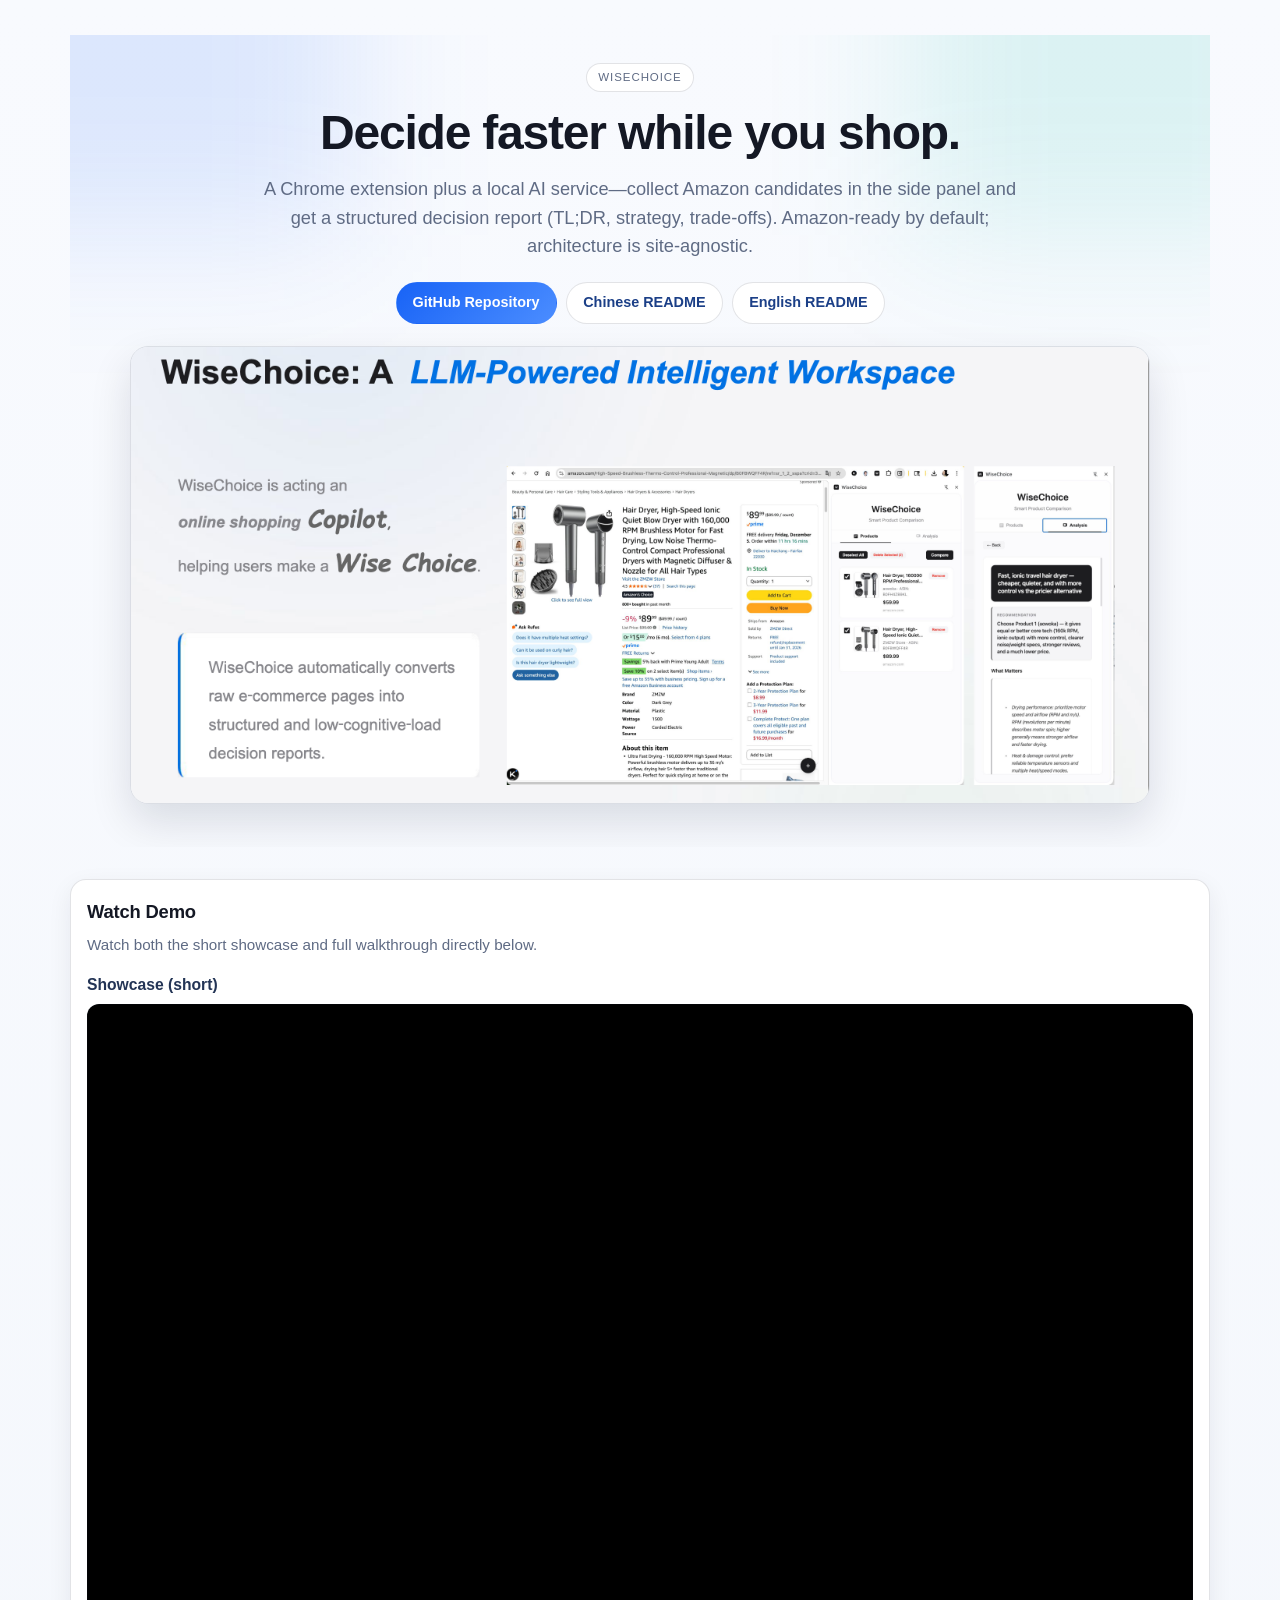
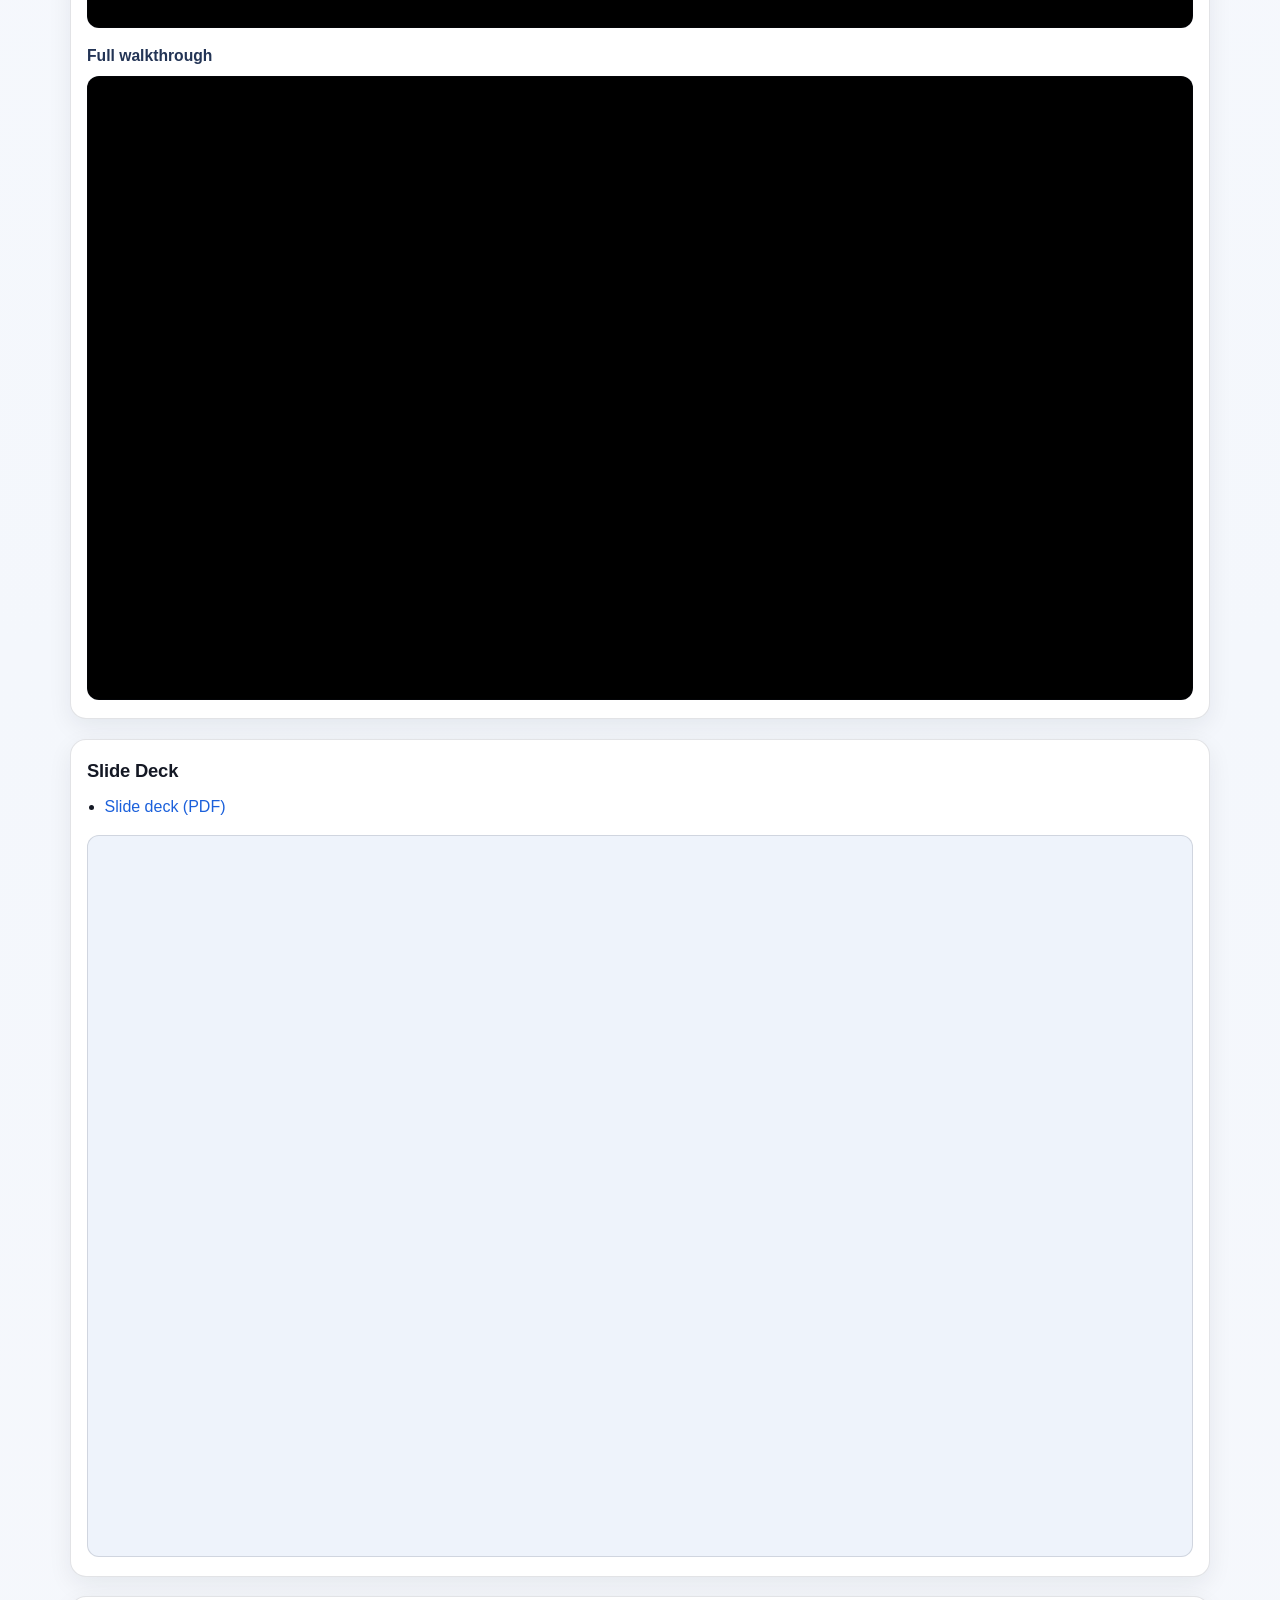
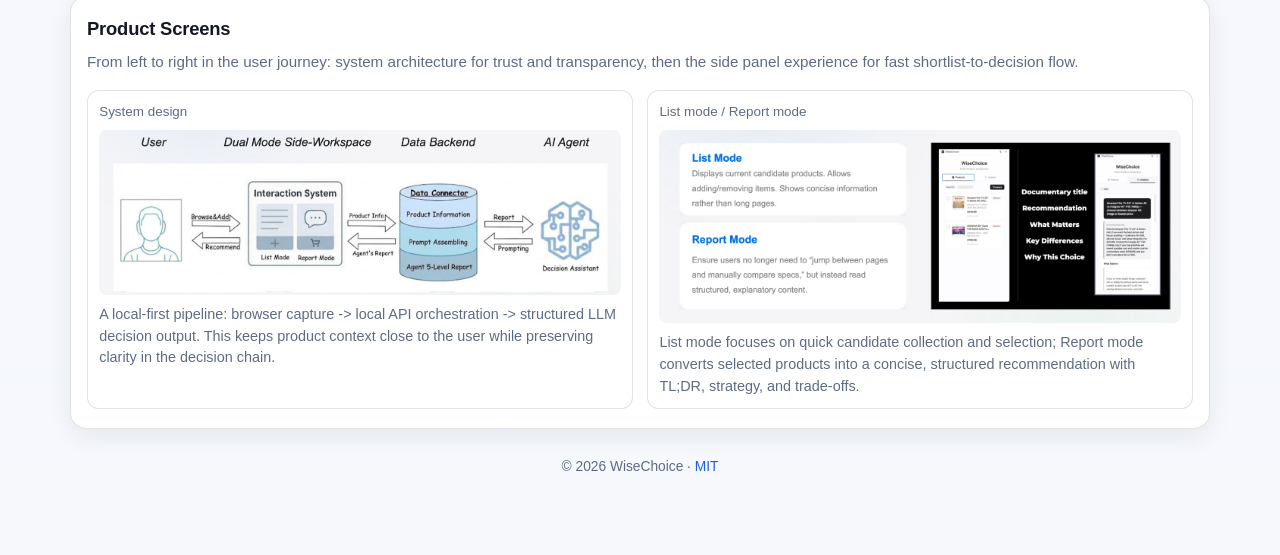
<file: index.html>
<!DOCTYPE html>
<html lang="en">
<head>
  <meta charset="utf-8" />
  <meta name="viewport" content="width=device-width, initial-scale=1" />
  <title>WiseChoice</title>
  <meta name="description" content="WiseChoice — Chrome extension and local AI for confident product decisions." />
  <link rel="stylesheet" href="site.css" />
</head>
<body>
  <div id="root"></div>
  <script src="site.js"></script>
</body>
</html>
</file>
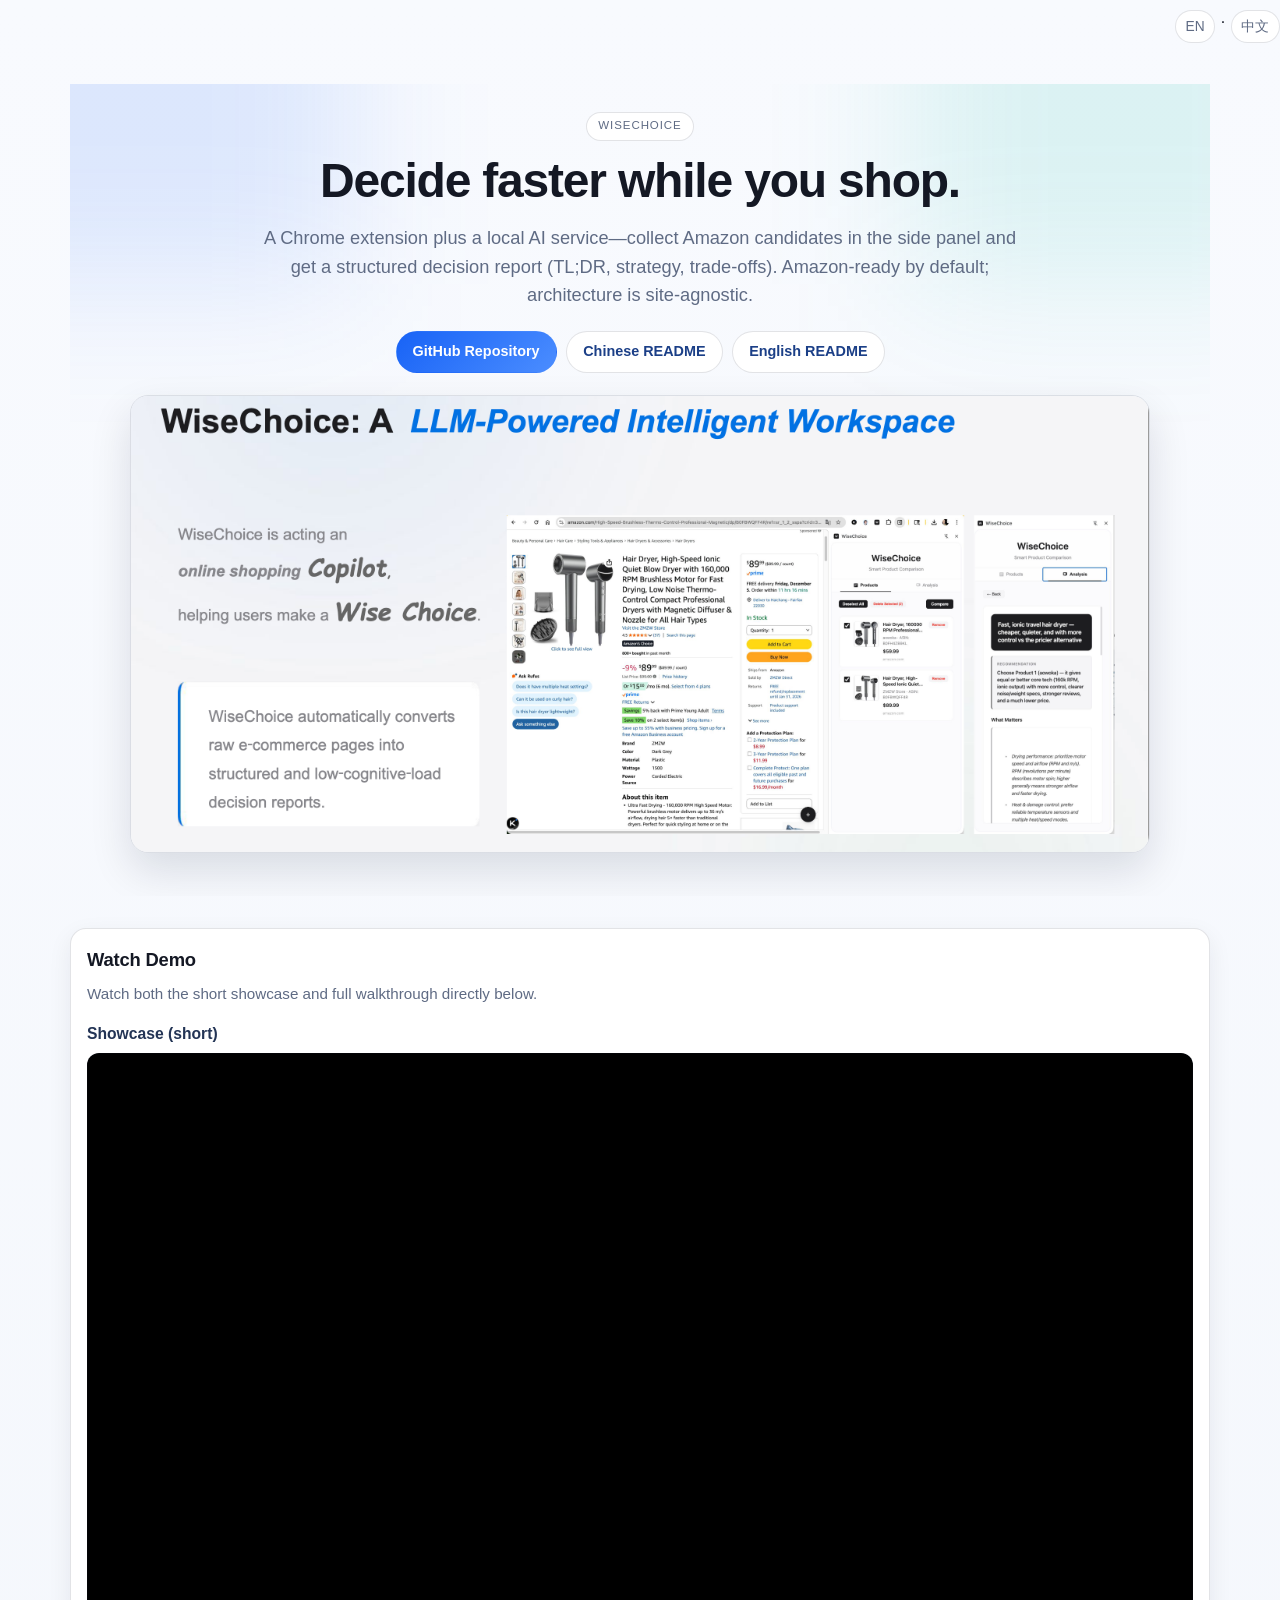
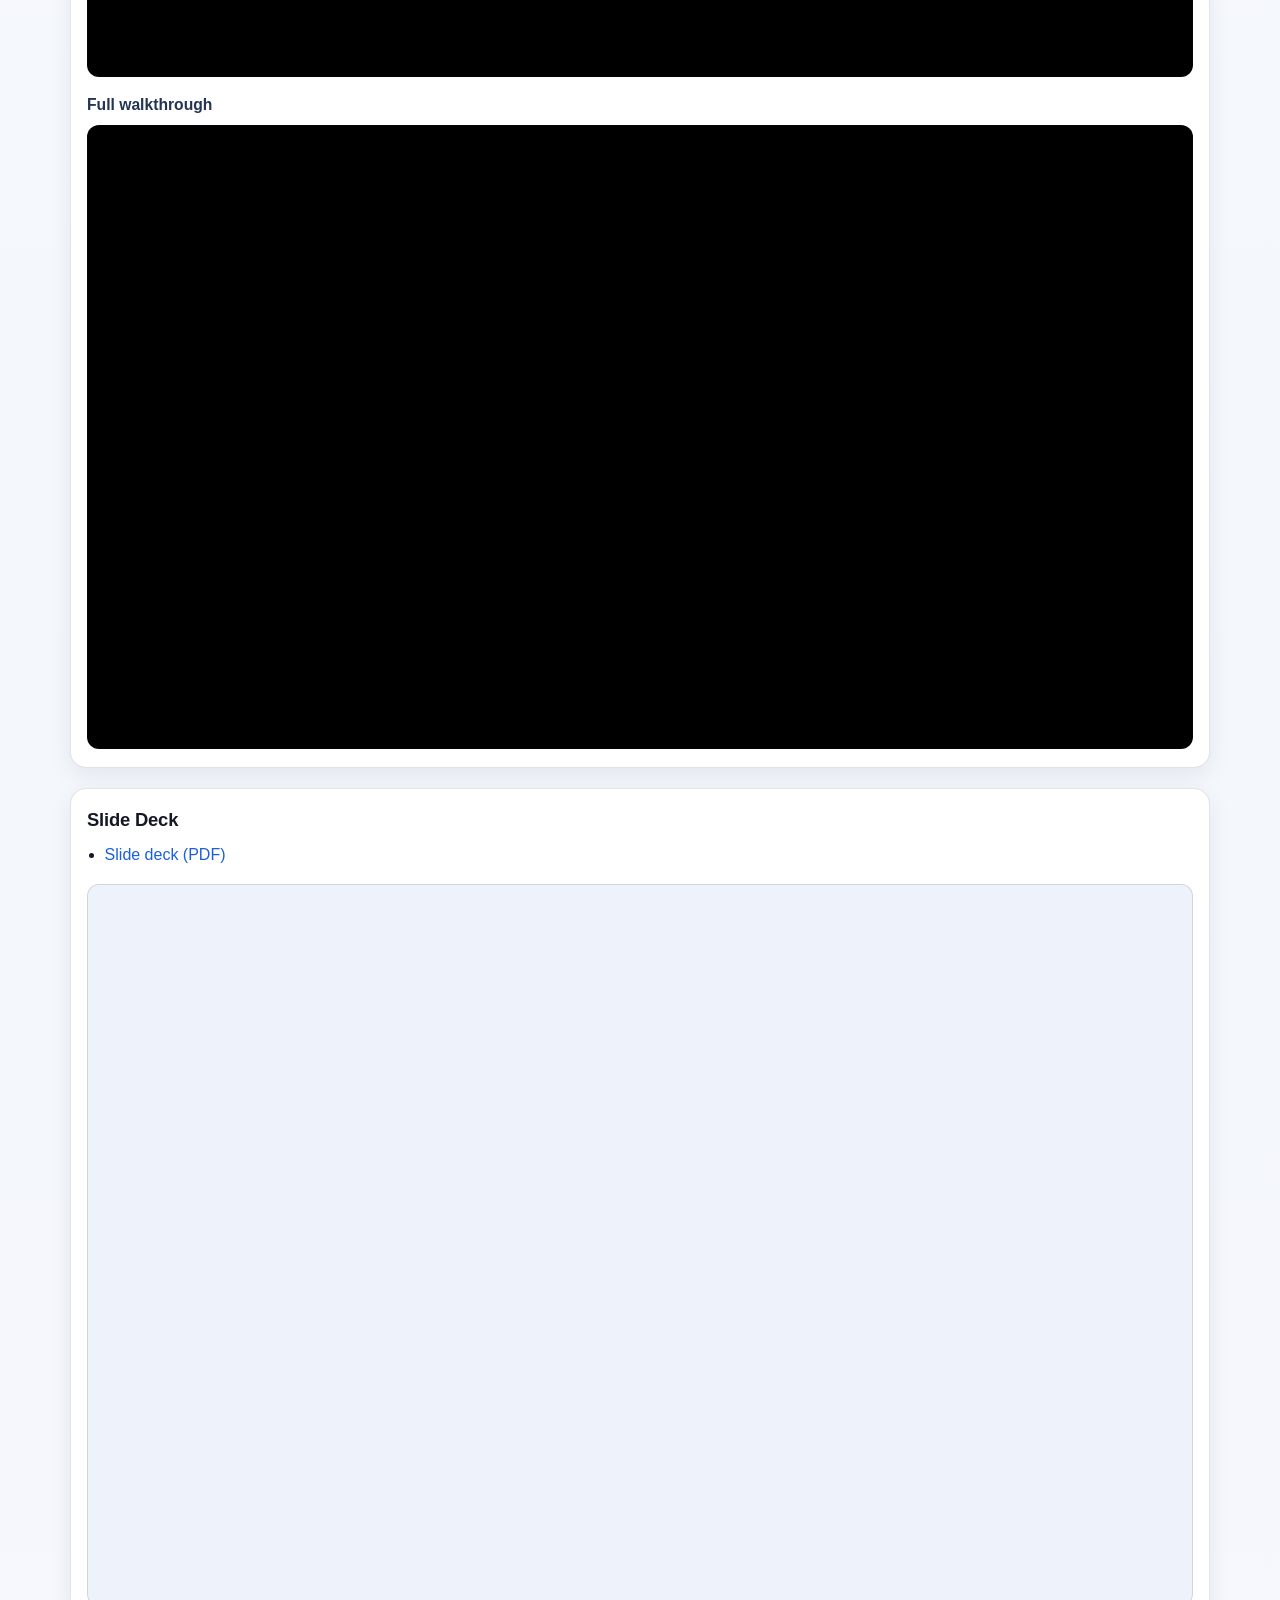
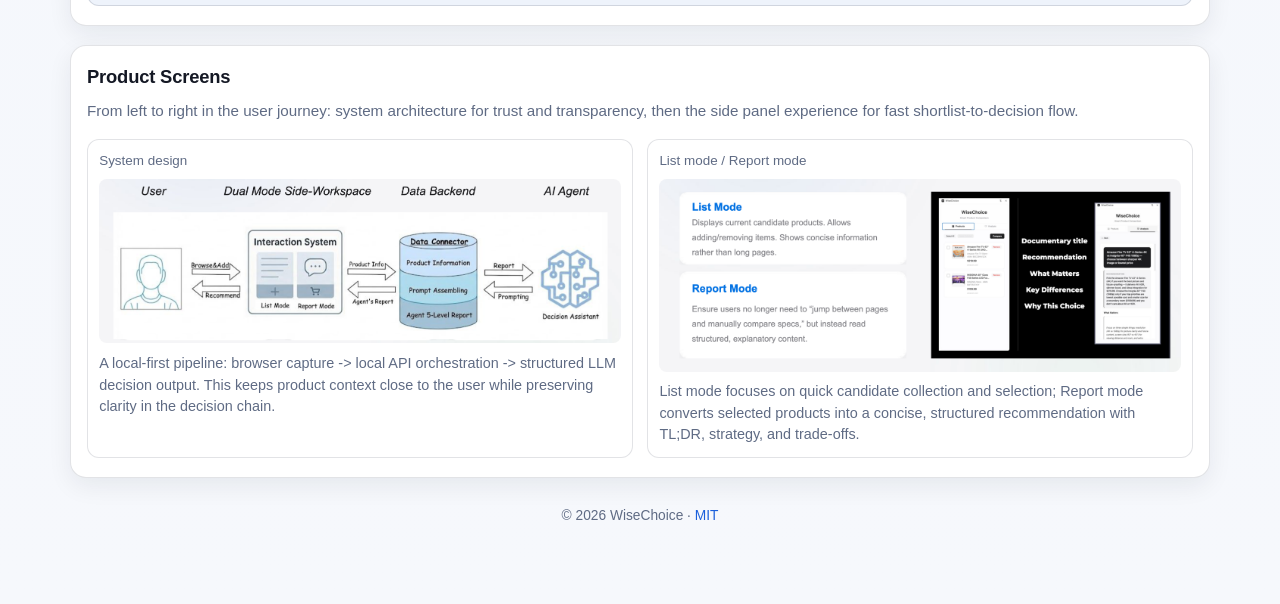
<file: index.zh-CN.html>
<!DOCTYPE html>
<html lang="zh-CN">
<head>
  <meta charset="utf-8" />
  <meta name="viewport" content="width=device-width, initial-scale=1" />
  <title>WiseChoice</title>
  <meta name="description" content="WiseChoice — Chrome 扩展与本地 AI，辅助购物决策。" />
  <link rel="stylesheet" href="site.css" />
</head>
<body>
  <nav class="wc-lang" aria-label="语言">
    <a href="index.html" hreflang="en">EN</a>
    ·
    <a href="index.zh-CN.html" hreflang="zh-CN">中文</a>
  </nav>
  <div id="root"></div>
  <script src="site.js"></script>
</body>
</html>
</file>
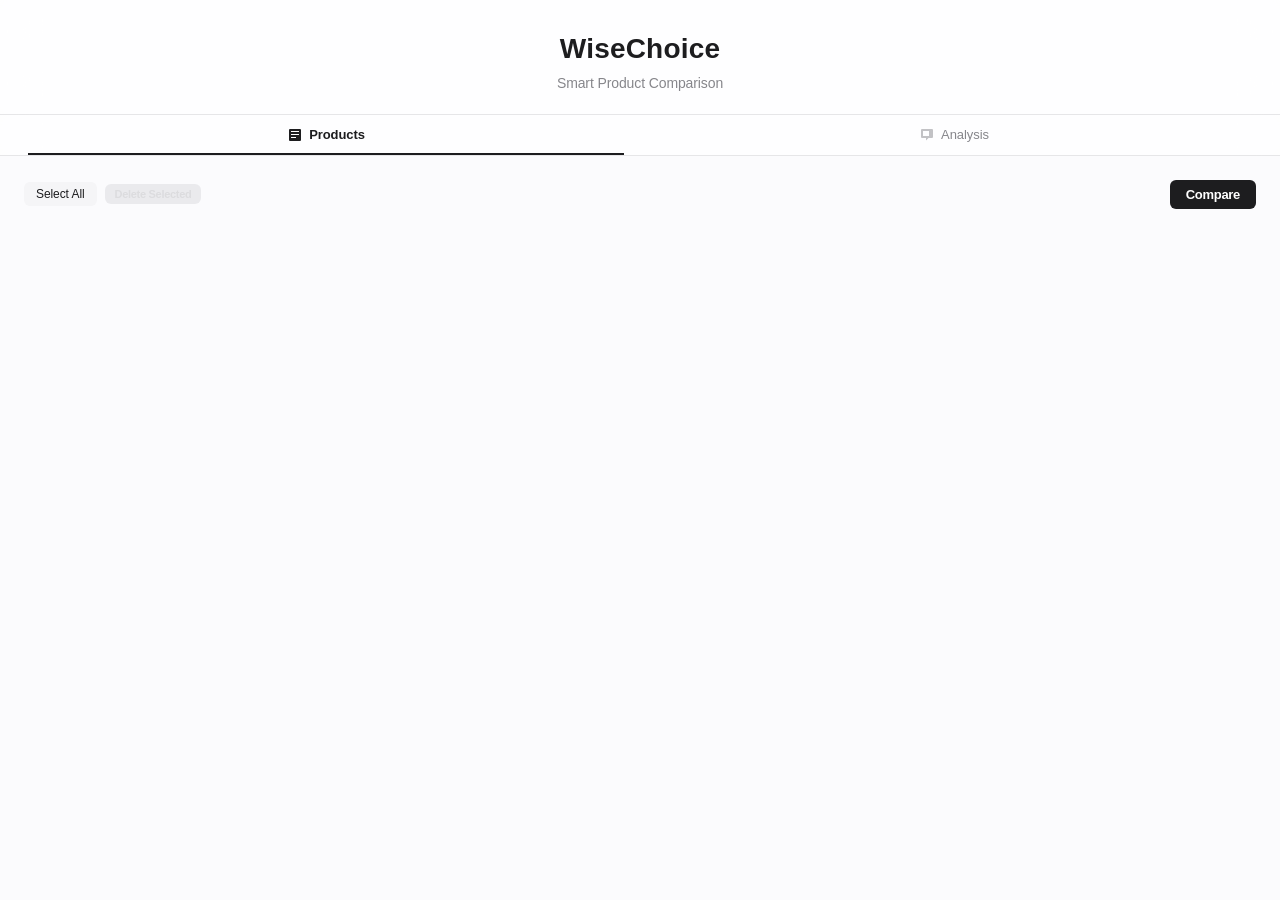
<file: sidebar.html>
<!DOCTYPE html>
<html lang="en">
<head>
  <meta charset="UTF-8">
  <meta name="viewport" content="width=device-width, initial-scale=1.0">
  <title>WiseChoice - Product Comparison Assistant</title>
  <link rel="stylesheet" href="sidebar.css">
</head>
<body>
  <div class="app-container">
    <!-- Header -->
    <header class="app-header">
      <h1 class="app-title">WiseChoice</h1>
      <p class="app-subtitle">Smart Product Comparison</p>
    </header>

    <!-- Navigation Tabs -->
    <nav class="tabs">
      <button class="tab-btn active" data-tab="list">
        <svg class="tab-icon" width="16" height="16" viewBox="0 0 16 16" fill="currentColor">
          <path d="M3 2a1 1 0 0 0-1 1v10a1 1 0 0 0 1 1h10a1 1 0 0 0 1-1V3a1 1 0 0 0-1-1H3zm1 2h8v1H4V4zm0 3h8v1H4V7zm0 3h5v1H4v-1z"/>
        </svg>
        Products
      </button>
      <button class="tab-btn" data-tab="chat">
        <svg class="tab-icon" width="16" height="16" viewBox="0 0 16 16" fill="currentColor">
          <path d="M2 3a1 1 0 0 1 1-1h10a1 1 0 0 1 1 1v7a1 1 0 0 1-1 1h-3.5l-2.5 2.5V11H3a1 1 0 0 1-1-1V3zm2 1v5h6V4H4z"/>
        </svg>
        Analysis
      </button>
    </nav>

    <!-- Product List -->
    <div class="tab-content active" id="list-tab">
      <div class="toolbar">
        <div class="toolbar-left">
          <button id="toggle-select-all-btn" class="btn btn-secondary btn-small">
            Select All
          </button>
          <button id="bulk-delete-btn" class="btn btn-danger btn-small" disabled>
            Delete Selected
          </button>
        </div>
        <button id="compare-btn" class="btn btn-primary">
          Compare
        </button>
      </div>

      <div id="product-list" class="product-list">
        <!-- Product cards render here -->
      </div>

      <div id="empty-state" class="empty-state" style="display: none;">
        <svg class="empty-icon" width="64" height="64" viewBox="0 0 64 64" fill="none" stroke="currentColor" stroke-width="2">
          <rect x="8" y="16" width="48" height="40" rx="4"/>
          <path d="M8 24h48M24 16v-4a4 4 0 0 1 4-4h8a4 4 0 0 1 4 4v4"/>
        </svg>
        <h3>No Products Yet</h3>
        <p>Visit an Amazon product page and tap the "+" button to add items</p>
      </div>
    </div>

    <!-- AI Analysis Panel -->
    <div class="tab-content" id="chat-tab">
      <div class="chat-header">
        <button id="back-to-list-btn" class="btn btn-secondary btn-small">
          ← Back
        </button>
      </div>
      <div id="chat-content" class="chat-content">
        <div class="chat-placeholder">
          <svg class="chat-icon" width="48" height="48" viewBox="0 0 48 48" fill="none" stroke="currentColor" stroke-width="2">
            <circle cx="24" cy="24" r="20"/>
            <path d="M24 16v12M24 32v2"/>
          </svg>
          <p>Select at least 2 products, then tap "Compare"</p>
        </div>
      </div>
    </div>
  </div>

  <script src="sidebar.js"></script>
</body>
</html>
</file>
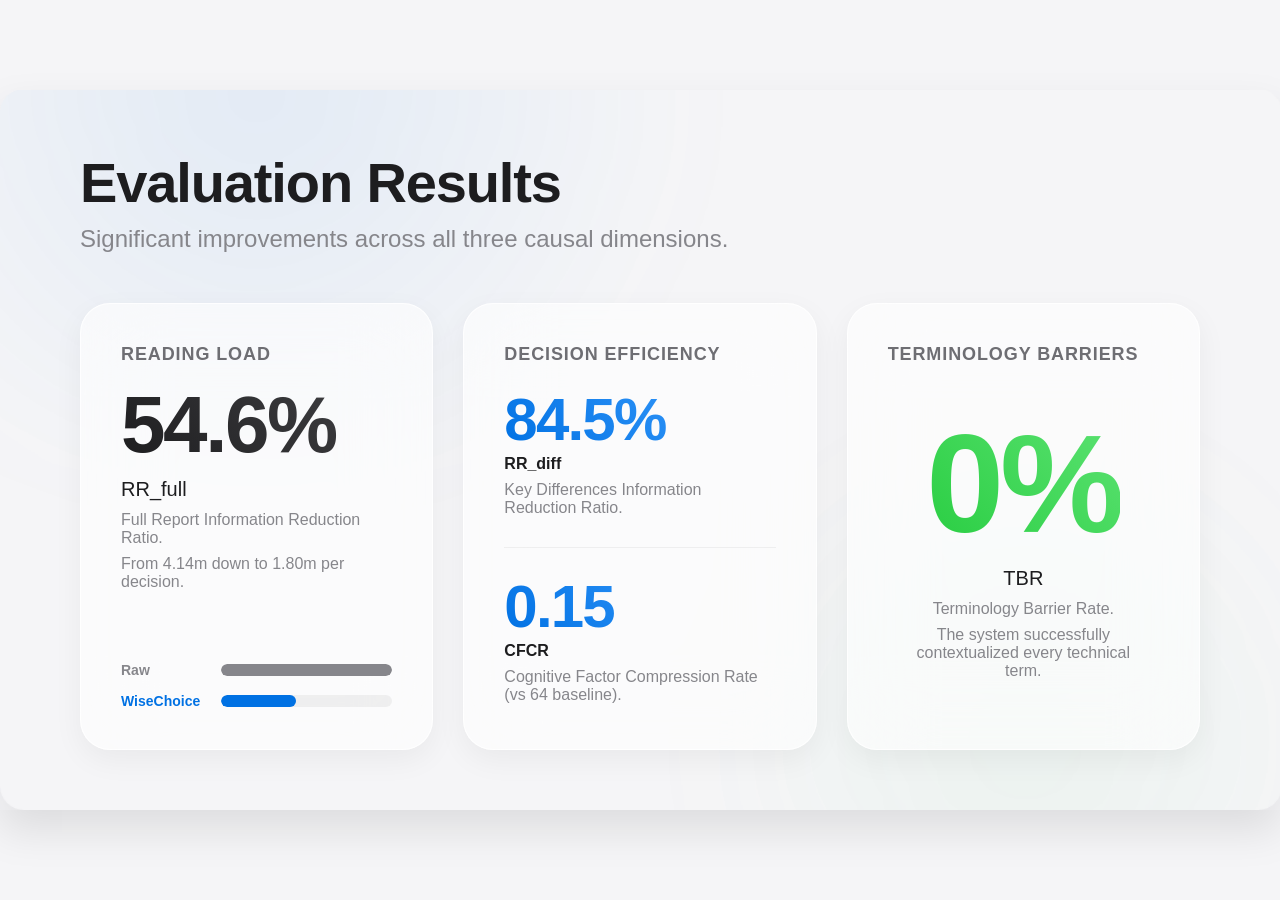
<file: slide/slide.html>
<!DOCTYPE html>
<html lang="en">

<head>
    <meta charset="UTF-8">
    <meta name="viewport" content="width=device-width, initial-scale=1.0">
    <title>Evaluation Results - Apple Glass</title>
    <style>
        /* 1. RESET & BASE */
        * {
            box-sizing: border-box;
            margin: 0;
            padding: 0;
        }

        body {
            background-color: #f5f5f7;
            /* Fallback */
            display: grid;
            place-items: center;
            min-height: 100vh;
            font-family: -apple-system, BlinkMacSystemFont, "Segoe UI", Roboto, Helvetica, Arial, sans-serif;
            -webkit-font-smoothing: antialiased;
        }

        /* 2. SLIDE CONTAINER */
        .slide-container {
            width: 1280px;
            height: 720px;
            position: relative;
            overflow: hidden;
            padding: 60px 80px;
            display: flex;
            flex-direction: column;
            box-shadow: 0 20px 40px rgba(0, 0, 0, 0.1);
            color: #1d1d1f;

            /* BACKGROUND IMAGE */
            /* Assuming the image is in the same directory */
            background-image: url('image_63f1e3.png');
            background-size: cover;
            background-position: center;
            background-repeat: no-repeat;
        }

        /* 3. TYPOGRAPHY */
        h1 {
            font-size: 56px;
            font-weight: 600;
            letter-spacing: -0.02em;
            margin-bottom: 10px;
            color: #1d1d1f;
            /* Dark text for light background */
        }

        .subtitle {
            font-size: 24px;
            font-weight: 400;
            color: #86868b;
            margin-bottom: 50px;
        }

        /* 4. BENTO GRID LAYOUT */
        .bento-grid {
            display: grid;
            grid-template-columns: 1fr 1fr 1fr;
            gap: 30px;
            height: 100%;
        }

        /* 5. LIGHT GLASS CARDS */
        .card {
            /* Light Glass Effect */
            background: rgba(255, 255, 255, 0.6);
            /* High transparency white */
            backdrop-filter: blur(40px);
            /* Heavy blur for readability */
            -webkit-backdrop-filter: blur(40px);
            border: 1px solid rgba(255, 255, 255, 0.8);
            /* Subtle white border */

            border-radius: 30px;
            padding: 40px;
            display: flex;
            flex-direction: column;
            justify-content: space-between;
            box-shadow: 0 10px 30px rgba(0, 0, 0, 0.05);
            /* Soft shadow */
            transition: transform 0.3s ease;
        }

        .card-header {
            font-size: 18px;
            font-weight: 600;
            color: #6e6e73;
            text-transform: uppercase;
            letter-spacing: 0.05em;
            margin-bottom: 20px;
        }

        .big-number {
            font-size: 80px;
            font-weight: 700;
            letter-spacing: -0.03em;
            line-height: 1;
            background: -webkit-linear-gradient(45deg, #1d1d1f, #424245);
            -webkit-background-clip: text;
            -webkit-text-fill-color: transparent;
        }

        .big-number.medium {
            font-size: 60px;
        }

        .big-number.blue {
            background: -webkit-linear-gradient(45deg, #0071e3, #40a0ff);
            -webkit-background-clip: text;
            -webkit-text-fill-color: transparent;
        }

        .big-number.green {
            background: -webkit-linear-gradient(45deg, #28cd41, #5ce272);
            -webkit-background-clip: text;
            -webkit-text-fill-color: transparent;
        }

        .card-desc {
            font-size: 20px;
            font-weight: 500;
            line-height: 1.4;
            color: #1d1d1f;
            margin-top: 10px;
        }

        .card-desc-small {
            font-size: 16px;
            font-weight: 600;
            color: #1d1d1f;
            margin-top: 5px;
        }

        .sub-desc {
            font-size: 16px;
            color: #86868b;
            margin-top: 8px;
        }

        /* 6. VISUALIZATIONS */

        /* Bar Chart */
        .bar-chart {
            display: flex;
            flex-direction: column;
            gap: 15px;
            margin-top: auto;
        }

        .bar-row {
            display: flex;
            align-items: center;
            font-size: 14px;
            font-weight: 600;
            color: #86868b;
        }

        .bar-bg {
            flex-grow: 1;
            height: 12px;
            background-color: rgba(0, 0, 0, 0.05);
            border-radius: 6px;
            margin-left: 15px;
            overflow: hidden;
        }

        .bar-fill {
            height: 100%;
            border-radius: 6px;
        }

        /* Split Container */
        .split-container {
            display: flex;
            flex-direction: column;
            height: 100%;
            justify-content: space-between;
        }

        .split-item {
            display: flex;
            flex-direction: column;
            padding: 5px 0;
        }

        .divider {
            width: 100%;
            height: 1px;
            background: rgba(0, 0, 0, 0.05);
            margin: 10px 0;
        }
    </style>
</head>

<body>

    <div class="slide-container">
        <h1>Evaluation Results</h1>
        <p class="subtitle">Significant improvements across all three causal dimensions.</p>

        <div class="bento-grid">

            <!-- H1: Reading Load -->
            <div class="card">
                <div class="card-header">Reading Load</div>
                <div>
                    <div class="big-number">54.6%</div>
                    <div class="card-desc">RR_full</div>
                    <div class="sub-desc">Full Report Information Reduction Ratio.</div>
                    <div class="sub-desc">From 4.14m down to 1.80m per decision.</div>
                </div>

                <div class="bar-chart">
                    <div class="bar-row">
                        <span style="width: 85px">Raw</span>
                        <div class="bar-bg">
                            <div class="bar-fill" style="width: 100%; background-color: #86868b;"></div>
                        </div>
                    </div>
                    <div class="bar-row">
                        <span style="width: 85px; color: #0071e3;">WiseChoice</span>
                        <div class="bar-bg">
                            <div class="bar-fill" style="width: 44%; background-color: #0071e3;"></div>
                        </div>
                    </div>
                </div>
            </div>

            <!-- H2: Decision Efficiency -->
            <div class="card">
                <div class="card-header">Decision Efficiency</div>
                <div class="split-container">
                    <!-- Metric 1: RR_diff -->
                    <div class="split-item">
                        <div class="big-number medium blue">84.5%</div>
                        <div class="card-desc-small">RR_diff</div>
                        <div class="sub-desc">Key Differences Information Reduction Ratio.</div>
                    </div>

                    <div class="divider"></div>

                    <!-- Metric 2: CFCR -->
                    <div class="split-item">
                        <div class="big-number medium blue">0.15</div>
                        <div class="card-desc-small">CFCR</div>
                        <div class="sub-desc">Cognitive Factor Compression Rate (vs 64 baseline).</div>
                    </div>
                </div>
            </div>

            <!-- H3: Terminology -->
            <div class="card">
                <div class="card-header">Terminology Barriers</div>
                <div
                    style="display: flex; flex-direction: column; height: 100%; justify-content: center; align-items: center; text-align: center;">
                    <div class="big-number green" style="font-size: 140px;">0%</div>
                    <div class="card-desc" style="margin-top: 10px;">TBR</div>
                    <div class="sub-desc" style="max-width: 250px;">Terminology Barrier Rate.</div>
                    <div class="sub-desc" style="max-width: 250px;">The system successfully contextualized every
                        technical term.</div>
                </div>
            </div>

        </div>
    </div>

</body>

</html>
</file>
<file: site.css>
:root {
  --wc-bg: #f6f8fc;
  --wc-bg-soft: #ffffff;
  --wc-surface: #ffffff;
  --wc-surface-strong: #ffffff;
  --wc-text: #141824;
  --wc-muted: #5f6b84;
  --wc-border: rgba(22, 30, 49, 0.12);
  --wc-accent: #1863f6;
  --wc-accent-2: #15b8a6;
  --wc-radius: 16px;
  --wc-font: Inter, -apple-system, BlinkMacSystemFont, "Segoe UI", Roboto, "Helvetica Neue", Arial, sans-serif;
}

* { box-sizing: border-box; }

body {
  margin: 0;
  font-family: var(--wc-font);
  color: var(--wc-text);
  line-height: 1.55;
  background:
    radial-gradient(1200px 560px at -10% -20%, rgba(24, 99, 246, 0.08), transparent 60%),
    radial-gradient(950px 500px at 110% -10%, rgba(21, 184, 166, 0.08), transparent 60%),
    linear-gradient(180deg, #f8fafe 0%, #f4f7fc 60%, #f6f8fc 100%);
}

#root {
  max-width: 1180px;
  margin: 0 auto;
  padding: 2.2rem 1.25rem 4rem;
}

.wc-lang {
  position: sticky;
  top: 0.6rem;
  z-index: 20;
  display: flex;
  justify-content: flex-end;
  gap: .35rem;
  margin: 0 0 1rem;
}

.wc-lang a {
  color: var(--wc-muted);
  text-decoration: none;
  font-size: .86rem;
  padding: .3rem .6rem;
  border: 1px solid var(--wc-border);
  border-radius: 999px;
  background: rgba(255, 255, 255, .9);
  backdrop-filter: blur(8px);
}

.wc-lang a:hover { color: var(--wc-text); border-color: rgba(22,30,49,.24); }

.wc-hero {
  position: relative;
  overflow: hidden;
  text-align: center;
  padding: 1rem 0 2.2rem;
  margin-bottom: 2rem;
}

.wc-glow {
  position: absolute;
  width: 420px;
  height: 420px;
  filter: blur(70px);
  z-index: -1;
  pointer-events: none;
}
.wc-glow-a { background: rgba(24, 99, 246, 0.12); top: -220px; left: -140px; }
.wc-glow-b { background: rgba(21, 184, 166, 0.12); top: -220px; right: -120px; }

.wc-badge {
  display: inline-flex;
  margin-bottom: .9rem;
  padding: .3rem .7rem;
  border-radius: 999px;
  border: 1px solid var(--wc-border);
  font-size: .72rem;
  letter-spacing: .08em;
  text-transform: uppercase;
  color: var(--wc-muted);
  background: rgba(255, 255, 255, .9);
}

.wc-hero h1 {
  margin: 0;
  font-size: clamp(1.9rem, 5vw, 3rem);
  line-height: 1.1;
  letter-spacing: -0.025em;
}

.wc-lead {
  max-width: 760px;
  margin: 1rem auto 1.35rem;
  color: var(--wc-muted);
  font-size: clamp(1rem, 2.2vw, 1.14rem);
}

.wc-actions { display: flex; justify-content: center; gap: .6rem; flex-wrap: wrap; margin-bottom: 1.4rem; }

.wc-btn {
  display: inline-flex;
  align-items: center;
  justify-content: center;
  min-height: 38px;
  padding: .55rem 1rem;
  border-radius: 999px;
  font-size: .9rem;
  font-weight: 600;
  text-decoration: none;
  color: #1b3f87;
  border: 1px solid var(--wc-border);
  background: #fff;
}

.wc-btn:hover { background: #f4f7ff; }

.wc-btn-primary {
  color: #fff;
  border-color: transparent;
  background: linear-gradient(135deg, var(--wc-accent) 0%, #4b8dff 100%);
}
.wc-btn-primary:hover { filter: brightness(1.05); }

.wc-hero-fig { margin: 0 auto; max-width: 1020px; }
.wc-hero-fig img {
  width: 100%;
  border-radius: 18px;
  border: 1px solid rgba(22,30,49,.12);
  box-shadow: 0 18px 42px rgba(10, 18, 38, .12);
}

.wc-section { margin: 1rem 0 1.2rem; }

.wc-card {
  border: 1px solid var(--wc-border);
  background: var(--wc-surface);
  border-radius: var(--wc-radius);
  padding: 1.1rem 1rem 1.15rem;
  box-shadow: 0 8px 24px rgba(15, 27, 49, 0.07);
}

.wc-section h2 {
  margin: 0;
  font-size: 1.15rem;
  letter-spacing: -0.01em;
}

.wc-note { margin: .45rem 0 1rem; color: var(--wc-muted); font-size: .95rem; }

.wc-video-grid {
  display: grid;
  grid-template-columns: 1fr;
  gap: 1rem;
}

.wc-video-card h3 { margin: 0 0 .45rem; font-size: .98rem; color: #233455; }

.wc-embed {
  position: relative;
  width: 100%;
  padding-bottom: 56.25%;
  border-radius: 12px;
  overflow: hidden;
  border: 1px solid rgba(22,30,49,.14);
  background: #000;
}
.wc-embed iframe { position: absolute; inset: 0; width: 100%; height: 100%; border: 0; }

.wc-docs { margin: .55rem 0 0; padding-left: 1.1rem; }
.wc-docs li { margin: .36rem 0; }
.wc-docs a { color: #1b60db; text-decoration: none; }
.wc-docs a:hover { text-decoration: underline; }

.wc-pdf {
  margin-top: 1rem;
  border: 1px solid rgba(22,30,49,.14);
  border-radius: 12px;
  overflow: hidden;
  background: #eef3fb;
}

.wc-pdf iframe {
  width: 100%;
  height: 720px;
  border: 0;
  display: block;
}

.wc-figure-grid {
  display: grid;
  grid-template-columns: repeat(auto-fit, minmax(280px, 1fr));
  gap: .9rem;
  margin-top: .65rem;
}
.wc-figure-grid figure {
  margin: 0;
  border: 1px solid rgba(22,30,49,.12);
  border-radius: 12px;
  background: #fff;
  padding: .7rem;
}
.wc-figure-grid figcaption { margin: 0 0 .45rem; font-size: .84rem; color: var(--wc-muted); }
.wc-figure-grid img { width: 100%; border-radius: 8px; display: block; }

.wc-footer {
  margin-top: 1.7rem;
  text-align: center;
  color: var(--wc-muted);
  font-size: .86rem;
}
.wc-footer a { color: #1b60db; text-decoration: none; }
.wc-footer a:hover { text-decoration: underline; }

.wc-error {
  max-width: 560px;
  margin: 12vh auto;
  border-radius: 14px;
  border: 1px solid rgba(22,30,49,.14);
  padding: 1rem 1.1rem;
  background: #fff;
  text-align: center;
}

@media (max-width: 740px) {
  #root { padding: 1.3rem .95rem 2.4rem; }
  .wc-card { padding: .9rem .8rem 1rem; }
  .wc-actions { gap: .45rem; }
  .wc-btn { font-size: .84rem; }
  .wc-lang { justify-content: center; }
  .wc-pdf iframe { height: 540px; }
}


.wc-fig-desc {
  margin: .6rem 0 0;
  font-size: .9rem;
  color: var(--wc-muted);
  line-height: 1.5;
}
</file>
<file: sidebar.css>
/* WiseChoice Sidebar Styles - Apple Design Language */

/* Apple Color System - Professional Gray Palette */
:root {
  /* Primary Colors - Gray Accent */
  --color-primary: #1d1d1f;
  --color-primary-hover: #424245;
  --color-accent: #636366;
  
  /* System Grays */
  --color-gray-1: #1d1d1f;
  --color-gray-2: #424245;
  --color-gray-3: #636366;
  --color-gray-4: #86868b;
  --color-gray-5: #aeaeb2;
  --color-gray-6: #d2d2d7;
  
  /* Background Colors */
  --color-bg-primary: #ffffff;
  --color-bg-secondary: #f5f5f7;
  --color-bg-tertiary: #fbfbfd;
  
  /* System Colors */
  --color-red: #FF3B30;
  --color-orange: #FF9500;
  --color-yellow: #FFCC00;
  --color-green: #34C759;
  
  /* Separators */
  --separator-opaque: rgba(60, 60, 67, 0.36);
  --separator-non-opaque: rgba(60, 60, 67, 0.12);
}

* {
  margin: 0;
  padding: 0;
  box-sizing: border-box;
}

body {
  font-family: -apple-system, BlinkMacSystemFont, "SF Pro Text", "SF Pro Display", "Helvetica Neue", Arial, sans-serif;
  background: var(--color-bg-primary);
  color: var(--color-gray-1);
  line-height: 1.47059;
  min-width: 400px;
  font-size: 17px;
  font-weight: 400;
  letter-spacing: -0.022em;
}

.app-container {
  display: flex;
  flex-direction: column;
  height: 100vh;
  overflow: hidden;
  background: var(--color-bg-tertiary);
}

/* Header - Apple styling */
.app-header {
  background: rgba(255, 255, 255, 0.72);
  backdrop-filter: saturate(180%) blur(20px);
  -webkit-backdrop-filter: saturate(180%) blur(20px);
  color: var(--color-gray-1);
  padding: 28px 24px 20px;
  text-align: center;
  border-bottom: 0.5px solid var(--separator-non-opaque);
}

.app-title {
  font-size: 28px;
  font-weight: 600;
  letter-spacing: 0.007em;
  margin-bottom: 4px;
  color: var(--color-gray-1);
}

.app-subtitle {
  font-size: 14px;
  font-weight: 400;
  color: var(--color-gray-4);
  letter-spacing: -0.008em;
}

/* Tab navigation - Apple styling */
.tabs {
  display: flex;
  background: rgba(255, 255, 255, 0.72);
  backdrop-filter: saturate(180%) blur(20px);
  -webkit-backdrop-filter: saturate(180%) blur(20px);
  border-bottom: 0.5px solid var(--separator-non-opaque);
  padding: 0 12px;
}

.tab-btn {
  flex: 1;
  padding: 12px 16px;
  background: none;
  border: none;
  cursor: pointer;
  font-size: 13px;
  font-weight: 400;
  color: var(--color-gray-4);
  transition: all 0.25s cubic-bezier(0.25, 0.1, 0.25, 1);
  position: relative;
  letter-spacing: -0.08px;
  display: flex;
  align-items: center;
  justify-content: center;
  gap: 6px;
}

.tab-icon {
  width: 16px;
  height: 16px;
  opacity: 0.5;
  transition: opacity 0.25s cubic-bezier(0.25, 0.1, 0.25, 1);
}

.tab-btn.active .tab-icon {
  opacity: 1;
}

.tab-btn:hover {
  background: rgba(0, 0, 0, 0.04);
  color: var(--color-gray-1);
}

.tab-btn:hover .tab-icon {
  opacity: 0.7;
}

.tab-btn.active {
  color: var(--color-gray-1);
  font-weight: 600;
}

.tab-btn.active::after {
  content: '';
  position: absolute;
  bottom: -0.5px;
  left: 16px;
  right: 16px;
  height: 2px;
  background: var(--color-gray-1);
}

/* Tab content */
.tab-content {
  display: none;
  flex: 1;
  overflow-y: auto;
  padding: 24px;
}

.tab-content.active {
  display: flex;
  flex-direction: column;
}

/* Toolbar - Apple styling */
.toolbar {
  display: flex;
  gap: 12px;
  margin-bottom: 24px;
  justify-content: space-between;
  align-items: center;
}

.toolbar-left {
  display: flex;
  gap: 8px;
  align-items: center;
}

/* Buttons - Apple styling */
.btn {
  padding: 7px 16px;
  border: none;
  border-radius: 6px;
  font-size: 13px;
  font-weight: 400;
  cursor: pointer;
  transition: all 0.2s cubic-bezier(0.25, 0.1, 0.25, 1);
  display: inline-flex;
  align-items: center;
  gap: 4px;
  letter-spacing: -0.08px;
  white-space: nowrap;
}

.btn-primary {
  background: var(--color-primary);
  color: var(--color-bg-primary);
  font-weight: 600;
  letter-spacing: -0.3px;
}

.btn-primary:hover {
  background: var(--color-primary-hover);
  opacity: 0.92;
}

.btn-primary:active {
  opacity: 0.7;
}

.btn-secondary {
  background: var(--color-bg-secondary);
  color: var(--color-gray-1);
  font-weight: 400;
  transition: all 0.2s cubic-bezier(0.25, 0.1, 0.25, 1);
}

.btn-secondary:hover {
  background: var(--color-gray-6);
}

.btn-secondary:active {
  opacity: 0.7;
}

/* Select-all button active state */
.btn-secondary.active {
  background: var(--color-gray-1);
  color: var(--color-bg-primary);
  font-weight: 600;
}

.btn-small {
  padding: 5px 12px;
  font-size: 12px;
}

.btn-danger {
  background: var(--color-bg-secondary);
  color: var(--color-red);
  padding: 4px 10px;
  font-size: 11px;
  font-weight: 600;
  letter-spacing: -0.3px;
}

.btn-danger:hover {
  background: rgba(255, 59, 48, 0.08);
}

.btn:disabled {
  opacity: 0.4;
  cursor: not-allowed;
  background: var(--color-gray-6);
  color: var(--color-gray-5);
}

.btn-danger:disabled {
  background: var(--color-gray-6);
  color: var(--color-gray-5);
}

.btn-danger:disabled:hover {
  background: var(--color-gray-6);
}

/* Product list - Apple styling */
.product-list {
  display: flex;
  flex-direction: column;
  gap: 10px;
}

.product-card {
  background: var(--color-bg-primary);
  border-radius: 12px;
  padding: 16px;
  border: 0.5px solid var(--separator-non-opaque);
  transition: all 0.25s cubic-bezier(0.25, 0.1, 0.25, 1);
  display: flex;
  gap: 12px;
}

.product-card:hover {
  border-color: var(--separator-opaque);
  box-shadow: 0 2px 8px rgba(0, 0, 0, 0.04), 
              0 1px 3px rgba(0, 0, 0, 0.02);
  transform: translateY(-1px);
}

.product-checkbox {
  flex-shrink: 0;
  width: 18px;
  height: 18px;
  cursor: pointer;
  margin-top: 4px;
  accent-color: var(--color-gray-1);
}

.product-image {
  flex-shrink: 0;
  width: 80px;
  height: 80px;
  object-fit: contain;
  border-radius: 8px;
  background: var(--color-bg-secondary);
  border: 0.5px solid var(--separator-non-opaque);
}

.product-info {
  flex: 1;
  min-width: 0;
}

.product-title {
  font-size: 14px;
  font-weight: 600;
  color: var(--color-gray-1);
  margin-bottom: 6px;
  overflow: hidden;
  text-overflow: ellipsis;
  display: -webkit-box;
  -webkit-line-clamp: 2;
  -webkit-box-orient: vertical;
  line-height: 1.3;
  letter-spacing: -0.3px;
}

.product-meta {
  font-size: 12px;
  color: var(--color-gray-4);
  margin-bottom: 5px;
  letter-spacing: -0.08px;
}

.product-price {
  font-size: 15px;
  font-weight: 600;
  color: var(--color-gray-1);
  margin-bottom: 6px;
  letter-spacing: -0.3px;
}

.product-source {
  font-size: 11px;
  color: var(--color-gray-5);
  overflow: hidden;
  text-overflow: ellipsis;
  white-space: nowrap;
  letter-spacing: 0;
}

.product-actions {
  flex-shrink: 0;
  display: flex;
  align-items: flex-start;
}

/* Empty state - Apple styling */
.empty-state {
  text-align: center;
  padding: 80px 32px;
  color: #86868b;
}

.empty-icon {
  margin: 0 auto 24px;
  color: var(--color-gray-6);
  opacity: 1;
}

.empty-state h3 {
  font-size: 19px;
  font-weight: 600;
  margin-bottom: 8px;
  color: var(--color-gray-1);
  letter-spacing: -0.4px;
}

.empty-state p {
  font-size: 14px;
  line-height: 1.4;
  color: var(--color-gray-4);
  letter-spacing: -0.08px;
  max-width: 280px;
  margin: 0 auto;
}

/* Chat report - Apple styling */
.chat-header {
  margin-bottom: 24px;
}

.chat-content {
  flex: 1;
  background: var(--color-bg-primary);
  border-radius: 12px;
  padding: 24px;
  border: 0.5px solid var(--separator-non-opaque);
  overflow-y: auto;
}

.chat-placeholder {
  text-align: center;
  padding: 80px 32px;
  color: var(--color-gray-4);
}

.chat-placeholder p {
  font-size: 14px;
  color: var(--color-gray-4);
  letter-spacing: -0.08px;
  line-height: 1.5;
}

.chat-icon {
  margin: 0 auto 20px;
  color: var(--color-gray-6);
  opacity: 1;
}

.chat-report {
  line-height: 1.5;
  color: var(--color-gray-1);
}

.chat-report h2 {
  font-size: 22px;
  font-weight: 600;
  color: var(--color-gray-1);
  margin-bottom: 20px;
  padding-bottom: 12px;
  border-bottom: 0.5px solid var(--separator-non-opaque);
  letter-spacing: -0.4px;
}

.chat-report h3 {
  font-size: 16px;
  font-weight: 600;
  color: var(--color-gray-1);
  margin: 24px 0 12px;
  letter-spacing: -0.3px;
}

.chat-report p {
  margin-bottom: 12px;
  font-size: 14px;
  color: var(--color-gray-2);
  letter-spacing: -0.08px;
}

.chat-report ul {
  margin: 12px 0;
  padding-left: 24px;
}

.chat-report li {
  margin-bottom: 8px;
  font-size: 13px;
  color: var(--color-gray-2);
  line-height: 1.5;
  letter-spacing: -0.08px;
}

.chat-report a {
  color: var(--color-gray-1);
  text-decoration: underline;
  text-decoration-color: var(--color-gray-5);
  word-break: break-all;
}

.chat-report a:hover {
  text-decoration-color: var(--color-gray-1);
}

.chat-summary {
  background: var(--color-bg-secondary);
  border-left: 2px solid var(--color-gray-4);
  padding: 16px;
  margin: 24px 0;
  border-radius: 8px;
}

.chat-summary h3 {
  font-size: 15px;
  font-weight: 600;
  margin-bottom: 12px;
  color: var(--color-gray-1);
}

.chat-summary strong {
  color: var(--color-gray-1);
  font-weight: 600;
}

.chat-note {
  margin-top: 24px;
  padding-top: 16px;
  border-top: 0.5px solid var(--separator-non-opaque);
  font-size: 12px;
  color: var(--color-gray-5);
  letter-spacing: -0.08px;
  line-height: 1.4;
}

/* AI error banner (fallback mode) */
.ai-error-banner {
  background: var(--color-bg-secondary);
  border: 0.5px solid var(--separator-opaque);
  border-left: 2px solid var(--color-orange);
  color: var(--color-gray-2);
  padding: 14px 16px;
  border-radius: 8px;
  margin-bottom: 20px;
  font-size: 13px;
  line-height: 1.5;
  display: flex;
  align-items: flex-start;
  gap: 10px;
}

.banner-icon {
  flex-shrink: 0;
  color: var(--color-orange);
  margin-top: 1px;
}

.ai-error-banner strong {
  font-weight: 600;
  color: var(--color-gray-1);
}

.ai-error-banner code {
  background: rgba(0, 0, 0, 0.06);
  padding: 2px 5px;
  border-radius: 3px;
  font-family: 'SF Mono', 'Monaco', 'Menlo', monospace;
  font-size: 11px;
  color: var(--color-gray-3);
  letter-spacing: 0;
}

/* AI report styling - Apple inspired */
.ai-report {
  max-width: 100%;
}

.ai-header-card {
  background: var(--color-gray-1);
  color: var(--color-bg-primary);
  padding: 20px;
  border-radius: 12px;
  margin-bottom: 16px;
  box-shadow: 0 1px 3px rgba(0, 0, 0, 0.12), 
              0 1px 2px rgba(0, 0, 0, 0.08);
}

.ai-badge {
  display: inline-block;
  background: rgba(255, 255, 255, 0.18);
  padding: 4px 10px;
  border-radius: 4px;
  font-size: 11px;
  font-weight: 600;
  margin-bottom: 10px;
  letter-spacing: 0.06em;
  text-transform: uppercase;
}

.ai-title {
  font-size: 18px;
  font-weight: 600;
  letter-spacing: -0.4px;
  line-height: 1.3;
  margin: 0;
}

.ai-tldr-card {
  background: var(--color-bg-secondary);
  border: 0.5px solid var(--separator-non-opaque);
  border-left: 2px solid var(--color-gray-1);
  padding: 16px;
  border-radius: 8px;
  margin-bottom: 20px;
}

.ai-section-label {
  font-size: 11px;
  font-weight: 600;
  color: var(--color-gray-4);
  text-transform: uppercase;
  letter-spacing: 0.06em;
  margin-bottom: 8px;
}

.ai-tldr-text {
  font-size: 15px;
  font-weight: 500;
  color: var(--color-gray-1);
  line-height: 1.4;
  letter-spacing: -0.3px;
  margin: 0;
}

.ai-section {
  margin-bottom: 20px;
}

.ai-section-title {
  font-size: 15px;
  font-weight: 600;
  color: var(--color-gray-1);
  margin-bottom: 12px;
  letter-spacing: -0.3px;
}

.ai-content {
  background: var(--color-bg-primary);
  border: 0.5px solid var(--separator-non-opaque);
  border-radius: 8px;
  padding: 16px;
  line-height: 1.6;
  color: var(--color-gray-2);
}

.ai-content p {
  margin: 0 0 12px 0;
  font-size: 14px;
  letter-spacing: -0.08px;
}

.ai-content p:last-child {
  margin-bottom: 0;
}

/* Preformatted content - preserve original spacing */
.ai-content-preformatted {
  white-space: pre-wrap;
  word-wrap: break-word;
  font-size: 14px;
  line-height: 1.7;
  color: var(--color-gray-2);
}

/* Decision strategy styling */
.ai-strategy {
  border-left: 2px solid var(--color-gray-4);
  font-style: italic;
}

/* AI content formatting */
.ai-text {
  margin-bottom: 12px;
  line-height: 1.6;
  color: var(--color-gray-2);
}

.ai-section-block {
  margin-bottom: 24px;
}

.ai-section-header {
  display: flex;
  gap: 8px;
  margin-bottom: 12px;
  align-items: flex-start;
}

.ai-section-num {
  flex-shrink: 0;
  font-weight: 600;
  color: var(--color-gray-1);
  font-size: 15px;
  min-width: 24px;
}

.ai-section-title-text {
  flex: 1;
  font-weight: 600;
  color: var(--color-gray-1);
  font-size: 15px;
  line-height: 1.4;
}

.ai-sub-list {
  margin: 0;
  padding-left: 32px;
  list-style: none;
}

.ai-sub-list li {
  position: relative;
  margin-bottom: 12px;
  padding-left: 12px;
  line-height: 1.6;
  color: var(--color-gray-2);
  font-size: 14px;
}

.ai-sub-list li::before {
  content: '—';
  position: absolute;
  left: -12px;
  color: var(--color-gray-4);
}

.ai-bullet-list {
  margin: 12px 0;
  padding-left: 32px;
  list-style: none;
}

.ai-bullet-list li {
  position: relative;
  margin-bottom: 10px;
  padding-left: 12px;
  line-height: 1.6;
  color: var(--color-gray-2);
  font-size: 14px;
}

.ai-bullet-list li::before {
  content: '•';
  position: absolute;
  left: -8px;
  color: var(--color-gray-4);
}

.ai-bullet-item {
  margin-bottom: 10px;
  padding-left: 16px;
  position: relative;
  line-height: 1.6;
  color: var(--color-gray-2);
}

.ai-bullet-item::before {
  content: '•';
  position: absolute;
  left: 0;
  color: var(--color-gray-4);
}

.ai-reasons {
  border-left: 2px solid var(--color-green);
}

.ai-footer {
  margin-top: 24px;
  padding-top: 16px;
  border-top: 0.5px solid var(--separator-non-opaque);
}

.ai-disclaimer {
  font-size: 12px;
  color: var(--color-gray-5);
  text-align: center;
  line-height: 1.4;
  letter-spacing: -0.08px;
  margin: 0;
}

/* AI loading state */
.ai-loading {
  text-align: center;
  padding: 80px 32px;
}

.ai-loading-spinner {
  width: 40px;
  height: 40px;
  margin: 0 auto 20px;
  border: 2.5px solid var(--separator-non-opaque);
  border-top-color: var(--color-gray-1);
  border-radius: 50%;
  animation: ai-spin 0.8s linear infinite;
}

@keyframes ai-spin {
  to { transform: rotate(360deg); }
}

.ai-loading h3 {
  font-size: 17px;
  font-weight: 600;
  color: var(--color-gray-1);
  margin-bottom: 8px;
  letter-spacing: -0.3px;
}

.ai-loading p {
  font-size: 13px;
  color: var(--color-gray-4);
  letter-spacing: -0.08px;
}

/* AI error state */
.ai-error {
  text-align: center;
  padding: 60px 32px;
}

.ai-error-icon {
  margin: 0 auto 16px;
  color: var(--color-gray-6);
}

.ai-error h3 {
  font-size: 17px;
  font-weight: 600;
  color: var(--color-gray-1);
  margin-bottom: 10px;
  letter-spacing: -0.3px;
}

.error-message {
  font-size: 13px;
  color: var(--color-red);
  margin-bottom: 20px;
  padding: 10px 16px;
  background: rgba(255, 59, 48, 0.06);
  border-radius: 6px;
  font-family: 'SF Mono', 'Monaco', 'Menlo', monospace;
  letter-spacing: 0;
}

.ai-error-tips {
  background: var(--color-bg-secondary);
  border-radius: 8px;
  padding: 16px;
  margin: 20px 0;
  text-align: left;
  border: 0.5px solid var(--separator-non-opaque);
}

.ai-error-tips p {
  font-size: 13px;
  color: var(--color-gray-1);
  font-weight: 600;
  margin-bottom: 8px;
  letter-spacing: -0.08px;
}

.ai-error-tips ul {
  font-size: 12px;
  color: var(--color-gray-3);
  line-height: 1.5;
  margin: 0;
  padding-left: 20px;
}

.ai-error-tips li {
  margin-bottom: 5px;
}

.ai-error-tips code {
  background: rgba(0, 0, 0, 0.06);
  padding: 2px 5px;
  border-radius: 3px;
  font-family: 'SF Mono', 'Monaco', 'Menlo', monospace;
  font-size: 11px;
  color: var(--color-gray-3);
  letter-spacing: 0;
}

.ai-error-tips button {
  margin-top: 12px;
  width: 100%;
}

/* Scrollbar styling - Apple aesthetic */
::-webkit-scrollbar {
  width: 8px;
}

::-webkit-scrollbar-track {
  background: transparent;
}

::-webkit-scrollbar-thumb {
  background: var(--color-gray-6);
  border-radius: 4px;
  border: 2px solid transparent;
  background-clip: padding-box;
}

::-webkit-scrollbar-thumb:hover {
  background: var(--color-gray-5);
}
</file>
